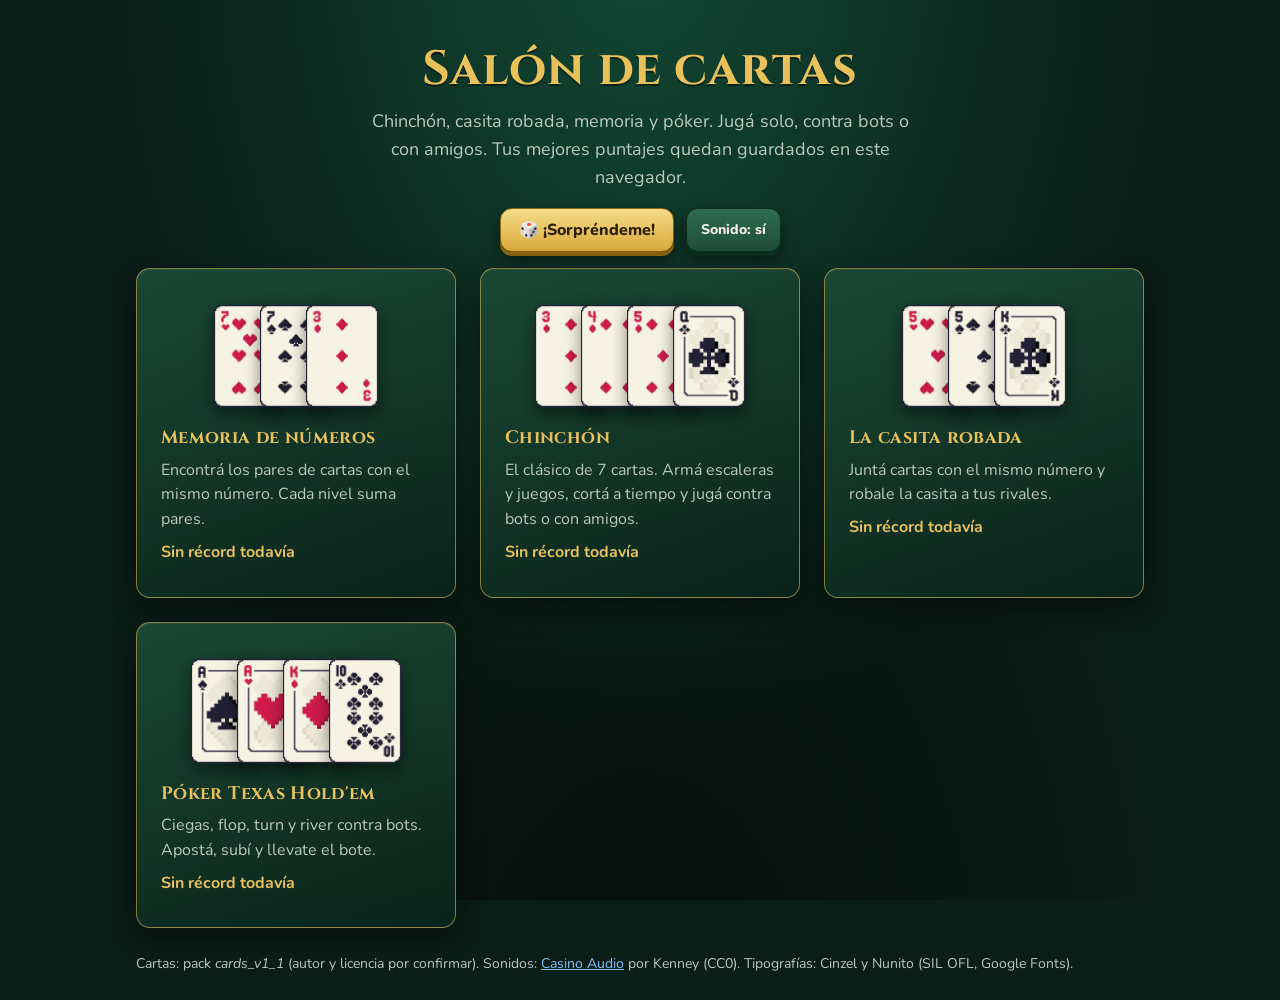
<file: index.html>
<!DOCTYPE html>
<html lang="es">

<head>
  <meta charset="UTF-8">
  <meta name="viewport" content="width=device-width, initial-scale=1.0">
  <title>Salón de cartas</title>
  <link rel="preconnect" href="https://fonts.googleapis.com">
  <link rel="preconnect" href="https://fonts.gstatic.com" crossorigin>
  <link
    href="https://fonts.googleapis.com/css2?family=Cinzel:wght@600;700&family=Nunito:wght@400;600;700;800&display=swap"
    rel="stylesheet">
  <link rel="stylesheet" href="css/arcade.css">
  <style>
    .hero {
      text-align: center;
      padding: var(--e3) 0 var(--e2);
    }

    .hero h1 {
      font-size: clamp(30px, 6vw, 48px);
      margin-bottom: 8px;
    }

    .hero p {
      color: var(--sub);
      max-width: 560px;
      margin: 0 auto var(--e2);
      font-size: 18px;
    }

    .acciones-hub {
      display: flex;
      gap: 12px;
      justify-content: center;
      flex-wrap: wrap;
    }

    .juego-card.destacado {
      outline: 3px solid var(--amarillo);
      outline-offset: 4px;
      transform: translateY(-4px);
    }
  </style>
  <script>const RAIZ = "./";</script>
</head>

<body>
  <canvas id="fx" aria-hidden="true"></canvas>
  <div id="destello" aria-hidden="true"></div>
  <div id="banner" aria-hidden="true"></div>

  <main class="contenedor">
    <header class="hero">
      <h1>Salón de cartas</h1>
      <p>Chinchón, casita robada, memoria y póker. Jugá solo, contra bots o con amigos. Tus mejores puntajes quedan guardados
        en este navegador.</p>
      <div class="acciones-hub">
        <button id="btn-sorpresa" class="btn">🎲 ¡Sorpréndeme!</button>
        <button id="btn-sonido" class="btn secundario chico">Sonido</button>
      </div>
    </header>

    <section class="juegos" id="lista-juegos"></section>

    <footer class="creditos">
      <p>
        Cartas: pack <em>cards_v1_1</em> (autor y licencia por confirmar).
        Sonidos: <a href="https://opengameart.org/content/54-casino-sound-effects-cards-dice-chips" target="_blank" rel="noopener">Casino Audio</a> por Kenney (CC0).
        Tipografías: Cinzel y Nunito (SIL OFL, Google Fonts).
      </p>
    </footer>
  </main>

  <div id="modal" class="modal oculto">
    <div class="caja">
      <h2 id="modal-titulo"></h2>
      <div id="modal-texto"></div>
      <div id="modal-extra"></div>
      <button id="modal-btn" class="btn"></button>
    </div>
  </div>
  <div id="toasts"></div>

  <script src="js/comun.js"></script>
  <script src="js/fx.js"></script>
  <script src="js/cartas.js"></script>
  <script>
    // Cartas que ilustran cada mosaico.
    const JUEGOS = [
      {
        id: "memoria", titulo: "Memoria de números", texto: "Encontrá los pares de cartas con el mismo número. Cada nivel suma pares.",
        abanico: [["corazones", "7"], ["picas", "7"], ["diamantes", "3"]]
      },
      {
        id: "chinchon", titulo: "Chinchón", texto: "El clásico de 7 cartas. Armá escaleras y juegos, cortá a tiempo y jugá contra bots o con amigos.",
        abanico: [["diamantes", "3"], ["diamantes", "4"], ["diamantes", "5"], ["treboles", "Q"]]
      },
      {
        id: "casita", titulo: "La casita robada", texto: "Juntá cartas con el mismo número y robale la casita a tus rivales.",
        abanico: [["corazones", "5"], ["picas", "5"], ["treboles", "K"]]
      },
      {
        id: "poker", titulo: "Póker Texas Hold'em", texto: "Ciegas, flop, turn y river contra bots. Apostá, subí y llevate el bote.",
        abanico: [["picas", "A"], ["corazones", "A"], ["diamantes", "K"], ["treboles", "10"]]
      },
    ];

    const mejores = (id) => {
      const t = Ranking.top(id)[0];
      return t ? `Récord: ${t.puntos} · ${t.nombre}` : "Sin récord todavía";
    };

    function renderJuegos() {
      const lista = $("lista-juegos");
      lista.innerHTML = JUEGOS.map((j) => `
        <a class="panel juego-card" href="juegos/${j.id}/index.html" data-id="${j.id}">
          <div class="fan" data-juego="${j.id}"></div>
          <h2>${j.titulo}</h2>
          <p>${j.texto}</p>
          <p class="record">${mejores(j.id)}</p>
        </a>`).join("");
      JUEGOS.forEach((j) => {
        const fan = document.querySelector(`.fan[data-juego="${j.id}"]`);
        j.abanico.forEach(([palo, rango]) => fan.appendChild(crearImagenCarta(palo, rango)));
      });
    }

    function actualizarBotones() {
      $("btn-sonido").textContent = Sonidos.efectos ? "Sonido: sí" : "Sonido: no";
    }

    // ¡Sorpréndeme!: recorre los juegos y se detiene en uno al azar.
    $("btn-sorpresa").onclick = () => {
      const cards = [...document.querySelectorAll(".juego-card")];
      const elegido = Math.floor(Math.random() * cards.length);
      let paso = 0;
      const total = cards.length * 3 + elegido;
      const timer = setInterval(() => {
        cards.forEach((c) => c.classList.remove("destacado"));
        cards[paso % cards.length].classList.add("destacado");
        Sonidos.reproducir("card-slide-" + (1 + (paso % 8)));
        paso++;
        if (paso > total) {
          clearInterval(timer);
          Fx.banner("¡A jugar!");
          setTimeout(() => (location.href = cards[elegido].href), 700);
        }
      }, 110);
    };

    $("btn-sonido").onclick = () => {
      Sonidos.iniciar();
      Sonidos.alternar();
      actualizarBotones();
    };

    document.addEventListener("pointerdown", () => {
      Sonidos.iniciar();
      Sonidos.precargar(["card-slide-1", "card-slide-2", "card-slide-3", "card-slide-4", "card-slide-5", "card-slide-6", "card-slide-7", "card-slide-8", "card-place-1", "card-place-2", "card-shove-1", "card-shove-2", "chip-lay-1", "chip-lay-2", "chips-stack-1", "card-shuffle"]);
    }, { once: true });

    renderJuegos();
    actualizarBotones();
  </script>
</body>

</html>
</file>
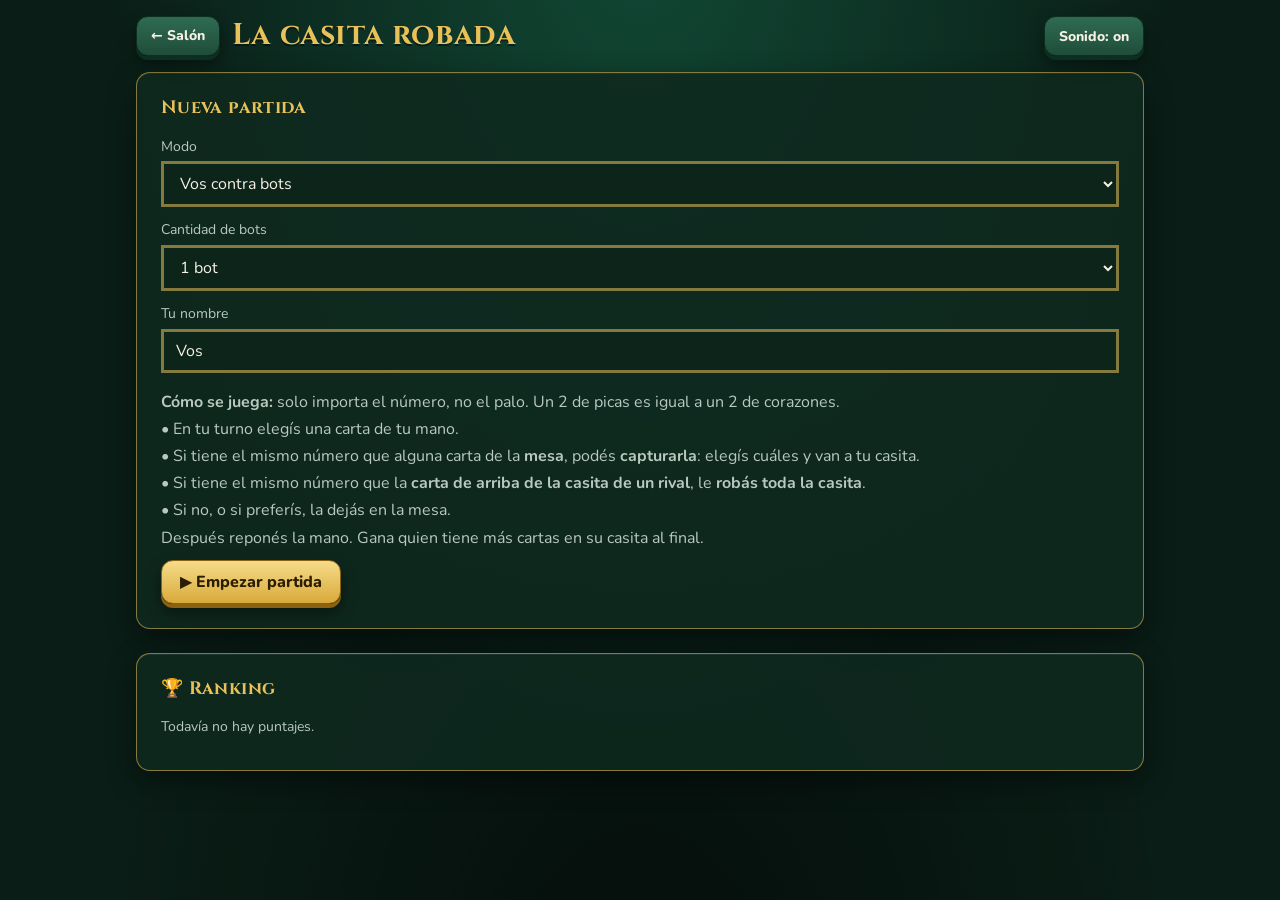
<file: juegos/casita/index.html>
<!DOCTYPE html>
<html lang="es">
<head>
  <meta charset="UTF-8">
  <meta name="viewport" content="width=device-width, initial-scale=1.0">
  <title>La casita robada · Salón de cartas</title>
  <link rel="preconnect" href="https://fonts.googleapis.com">
  <link rel="preconnect" href="https://fonts.gstatic.com" crossorigin>
  <link href="https://fonts.googleapis.com/css2?family=Cinzel:wght@600;700&family=Nunito:wght@400;600;700;800&display=swap" rel="stylesheet">
  <link rel="stylesheet" href="../../css/arcade.css">
  <style>
    .titulo-zona { color: #fff; font-size: 12px; margin: 16px 0 8px; }
    .aviso { text-align: center; color: var(--amarillo); min-height: 3.2em; margin: 8px 0; }

    /* Rivales y casitas */
    .rivales { display: grid; grid-template-columns: repeat(auto-fit, minmax(200px, 1fr)); gap: 12px; }
    .rival { background: rgba(7, 7, 15, .45); border: 3px solid var(--borde); padding: 12px; text-align: center; position: relative; }
    .rival.turno { border-color: var(--amarillo); }
    .rival.robable { border-color: var(--verde); cursor: pointer; animation: latido 0.9s ease-in-out infinite; background: rgba(94, 224, 122, .15); }
    @keyframes latido { 50% { box-shadow: 0 0 0 6px rgba(94, 224, 122, .5); } }
    .rival .nombre { font-family: var(--fuente-titulo); font-size: 10px; margin-bottom: 8px; }
    .rival .abanico { --carta-w: 72px; --carta-h: 103px; --solape: .72; padding: 8px 0 0; }
    .etiqueta-robo { margin-top: 8px; font-family: var(--fuente-titulo); font-size: 10px; color: var(--verde); }

    .casita-zona { display: flex; align-items: center; justify-content: center; gap: 16px; min-height: 130px; }
    .casita-zona .img-carta { --carta-w: 72px; width: 72px; }
    .casita-vacia { width: 72px; height: 103px; border: 3px dashed rgba(255, 255, 255, .4); display: grid; place-items: center; font-size: 12px; color: #d6e9dc; text-align: center; padding: 4px; }
    .cuenta { font-family: var(--fuente-titulo); font-size: 14px; color: var(--amarillo); text-align: left; }
    .cuenta small { display: block; font-family: var(--fuente-texto); font-size: 14px; color: #d6e9dc; margin-top: 4px; }

    /* Mesa */
    .mesa { display: flex; gap: 12px; justify-content: center; flex-wrap: wrap; min-height: calc(var(--carta-h) + 24px); align-items: center; padding: 8px; border: 3px dashed rgba(255, 255, 255, .35); }
    .mesa-vacia { color: #d6e9dc; }
    .carta-mesa { background: none; border: 0; padding: 0; cursor: default; font: inherit; transition: transform .12s; }
    .carta-mesa.coincide { cursor: pointer; outline: 3px solid var(--verde); outline-offset: 3px; }
    .carta-mesa.elegida { transform: translateY(-10px); outline: 4px solid var(--amarillo); outline-offset: 3px; }
    .carta-mesa:focus-visible { outline: 3px solid var(--azul); outline-offset: 3px; }

    /* Mano */
    .mano { display: flex; gap: 16px; justify-content: center; flex-wrap: wrap; margin: 8px 0; }
    .carta-mano { text-align: center; cursor: pointer; background: none; border: 0; padding: 0; font: inherit; color: inherit; }
    .carta-mano .img-carta { transition: transform .12s; }
    .carta-mano:hover:not(:disabled) .img-carta, .carta-mano:focus-visible .img-carta { transform: translateY(-8px); }
    .carta-mano.seleccionada .img-carta { transform: translateY(-14px); outline: 4px solid var(--amarillo); outline-offset: 3px; }
    .carta-mano:focus-visible { outline: 3px solid var(--azul); outline-offset: 4px; }
    .carta-mano:disabled { cursor: default; opacity: .65; }
    .carta-mano small { display: block; font-size: var(--t-chico); color: var(--amarillo); margin-top: 10px; min-height: 1.5em; max-width: var(--carta-w); margin-inline: auto; }

    .acciones { display: flex; gap: 8px; flex-wrap: wrap; justify-content: center; margin-top: 8px; }
    .zona-propia { display: grid; grid-template-columns: auto 1fr; gap: 24px; align-items: center; }
    @media (max-width: 720px) { .zona-propia { grid-template-columns: 1fr; } }

    .registro { list-style: none; margin: 0; padding: 0; font-size: var(--t-chico); color: #fff; }
    .registro li { padding: 4px 0; border-bottom: 1px dashed rgba(255, 255, 255, .25); }
    .registro li:first-child { color: var(--amarillo); }

    .cortina { position: fixed; inset: 0; background: rgba(7, 7, 15, .94); display: grid; place-items: center; z-index: 45; padding: var(--e2); }
    .cortina .caja { background: var(--panel); border: 4px solid var(--borde); padding: var(--e3); text-align: center; max-width: 380px; }
    .setup label { display: block; margin: 12px 0 4px; color: var(--sub); font-size: var(--t-chico); }
    .setup select, .setup input { font-family: var(--fuente-texto); font-size: var(--t-base); padding: 8px 12px; background: var(--panel-oscuro); color: var(--texto); border: 3px solid var(--borde); width: 100%; min-height: 44px; }
    .reglas { color: var(--sub); line-height: 1.7; }
  </style>
  <script>const RAIZ = "../../";</script>
</head>
<body>
  <canvas id="fx" aria-hidden="true"></canvas>
  <div id="destello" aria-hidden="true"></div>
  <div id="banner" aria-hidden="true"></div>

  <main class="contenedor">
    <div class="barra-top">
      <a class="btn secundario chico" href="../../index.html">← Salón</a>
      <h1>La casita robada</h1>
      <button id="btn-sonido" class="btn secundario chico">Sonido</button>
    </div>

    <section id="setup" class="panel setup">
      <h2>Nueva partida</h2>
      <label for="modo">Modo</label>
      <select id="modo">
        <option value="bots">Vos contra bots</option>
        <option value="amigos">Con amigos (pasan el celular)</option>
      </select>

      <div id="cfg-bots">
        <label for="cant-bots">Cantidad de bots</label>
        <select id="cant-bots">
          <option value="1" selected>1 bot</option>
          <option value="2">2 bots</option>
          <option value="3">3 bots</option>
        </select>
        <label for="nombre-humano">Tu nombre</label>
        <input id="nombre-humano" maxlength="10" value="Vos" autocomplete="off">
      </div>

      <div id="cfg-amigos" class="oculto">
        <label for="cant-amigos">Cantidad de jugadores</label>
        <select id="cant-amigos">
          <option value="2" selected>2 jugadores</option>
          <option value="3">3 jugadores</option>
          <option value="4">4 jugadores</option>
        </select>
        <div id="nombres-amigos"></div>
      </div>

      <p class="reglas" style="margin-top:16px">
        <strong>Cómo se juega:</strong> solo importa el número, no el palo. Un 2 de picas es igual a un 2 de corazones.
        <br>• En tu turno elegís una carta de tu mano.
        <br>• Si tiene el mismo número que alguna carta de la <strong>mesa</strong>, podés <strong>capturarla</strong>: elegís cuáles y van a tu casita.
        <br>• Si tiene el mismo número que la <strong>carta de arriba de la casita de un rival</strong>, le <strong>robás toda la casita</strong>.
        <br>• Si no, o si preferís, la dejás en la mesa.
        <br>Después reponés la mano. Gana quien tiene más cartas en su casita al final.
      </p>
      <button id="btn-empezar" class="btn">▶ Empezar partida</button>
    </section>

    <section id="juego" class="oculto">
      <div class="stats-pixel">
        <div class="stat"><small>Mazo</small><strong id="s-mazo">0</strong></div>
        <div class="stat"><small>Turno</small><strong id="s-turno">-</strong></div>
      </div>

      <div class="tapete">
        <h2 class="titulo-zona">Casitas de los rivales</h2>
        <div id="rivales" class="rivales"></div>

        <h2 class="titulo-zona">Mesa (elegí las cartas a capturar)</h2>
        <div id="mesa" class="mesa"></div>

        <p id="aviso" class="aviso"></p>

        <div class="zona-propia">
          <div>
            <h2 class="titulo-zona" style="margin-top:0">Tu casita</h2>
            <div id="mi-casita" class="casita-zona"></div>
          </div>
          <div>
            <h2 class="titulo-zona" style="margin-top:0">Tu mano</h2>
            <div id="mano" class="mano"></div>
          </div>
        </div>

        <div class="acciones">
          <button id="btn-capturar" class="btn chico">Capturar de la mesa</button>
          <button id="btn-dejar" class="btn secundario chico">Dejar en la mesa</button>
        </div>
      </div>

      <section class="panel">
        <h2>Últimas jugadas</h2>
        <ul id="registro" class="registro"></ul>
      </section>

      <div style="text-align:center">
        <button id="btn-abandonar" class="btn peligro chico">Abandonar</button>
      </div>
    </section>

    <section class="panel" style="margin-top:24px">
      <h2>🏆 Ranking</h2>
      <div id="ranking"></div>
    </section>
  </main>

  <div id="cortina" class="cortina oculto">
    <div class="caja">
      <h2 id="cortina-titulo"></h2>
      <p id="cortina-texto" style="margin:12px 0"></p>
      <button id="btn-revelar" class="btn">Ver mi mano</button>
    </div>
  </div>

  <div id="modal" class="modal oculto"><div class="caja">
    <h2 id="modal-titulo"></h2><div id="modal-texto"></div><div id="modal-extra"></div>
    <button id="modal-btn" class="btn"></button>
  </div></div>
  <div id="toasts"></div>

  <script src="../../js/comun.js"></script>
  <script src="../../js/fx.js"></script>
  <script src="../../js/cartas.js"></script>
  <script src="casita.js"></script>
</body>
</html>
</file>
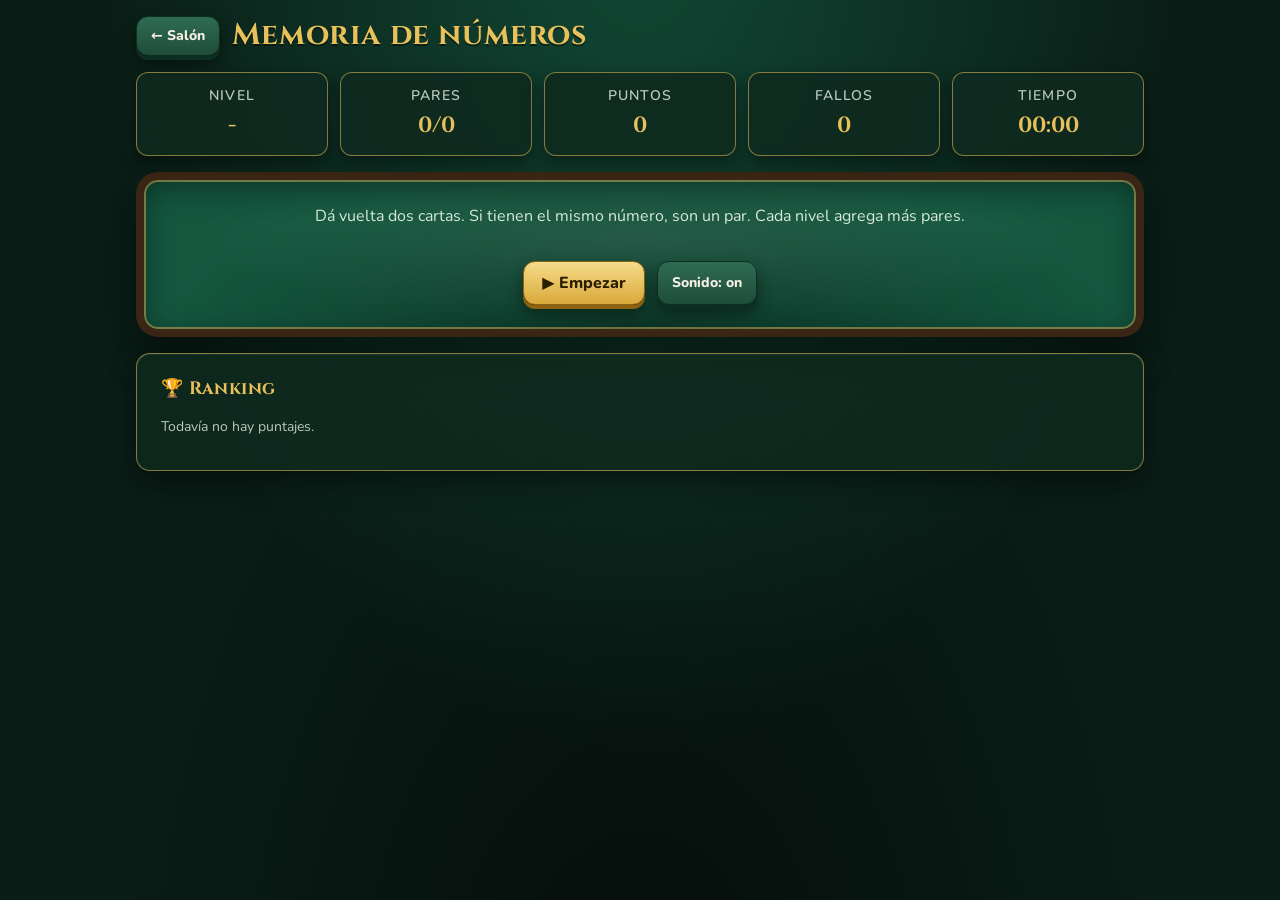
<file: juegos/memoria/index.html>
<!DOCTYPE html>
<html lang="es">
<head>
  <meta charset="UTF-8">
  <meta name="viewport" content="width=device-width, initial-scale=1.0">
  <title>Memoria de números · Salón de cartas</title>
  <link rel="preconnect" href="https://fonts.googleapis.com">
  <link rel="preconnect" href="https://fonts.gstatic.com" crossorigin>
  <link href="https://fonts.googleapis.com/css2?family=Cinzel:wght@600;700&family=Nunito:wght@400;600;700;800&display=swap" rel="stylesheet">
  <link rel="stylesheet" href="../../css/arcade.css">
  <style>
    .tablero-mem { display: grid; gap: 12px; justify-content: center; margin: var(--e2) auto; }
    .carta { perspective: 700px; cursor: pointer; width: var(--carta-w); height: var(--carta-h); }
    .carta-in { position: relative; width: 100%; height: 100%; transition: transform .45s; transform-style: preserve-3d; }
    .carta.volteada .carta-in, .carta.emparejada .carta-in { transform: rotateY(180deg); }
    .cara { position: absolute; inset: 0; backface-visibility: hidden; -webkit-backface-visibility: hidden; }
    .cara.frente { transform: rotateY(180deg); }
    .cara .img-carta { width: 100%; height: 100%; }
    .carta.emparejada { opacity: .6; }
    .carta.emparejada .img-carta { filter: drop-shadow(0 0 6px var(--verde)); }
    .carta:hover .carta-in { filter: brightness(1.12); }
    .carta:focus-visible { outline: 3px solid var(--azul); outline-offset: 2px; }
    .controles { display: flex; gap: 12px; flex-wrap: wrap; justify-content: center; margin-top: var(--e2); }
    .ayuda { text-align: center; color: #d6e9dc; }
  </style>
  <script>const RAIZ = "../../";</script>
</head>
<body>
  <canvas id="fx" aria-hidden="true"></canvas>
  <div id="destello" aria-hidden="true"></div>
  <div id="banner" aria-hidden="true"></div>

  <main class="contenedor">
    <div class="barra-top">
      <a class="btn secundario chico" href="../../index.html">← Salón</a>
      <h1>Memoria de números</h1>
    </div>

    <div class="stats-pixel">
      <div class="stat"><small>Nivel</small><strong id="s-nivel">-</strong></div>
      <div class="stat"><small>Pares</small><strong id="s-pares">0/0</strong></div>
      <div class="stat"><small>Puntos</small><strong id="s-puntos">0</strong></div>
      <div class="stat"><small>Fallos</small><strong id="s-fallos">0</strong></div>
      <div class="stat"><small>Tiempo</small><strong id="s-tiempo">00:00</strong></div>
    </div>

    <section class="tapete">
      <p class="ayuda">Dá vuelta dos cartas. Si tienen el mismo número, son un par. Cada nivel agrega más pares.</p>
      <div id="tablero" class="tablero-mem"></div>
      <div class="controles">
        <button id="btn-empezar" class="btn">▶ Empezar</button>
        <button id="btn-terminar" class="btn peligro chico oculto">Terminar y guardar</button>
        <button id="btn-sonido" class="btn secundario chico">Sonido</button>
      </div>
    </section>

    <section class="panel">
      <h2>🏆 Ranking</h2>
      <div id="ranking"></div>
    </section>
  </main>

  <div id="modal" class="modal oculto"><div class="caja">
    <h2 id="modal-titulo"></h2><div id="modal-texto"></div><div id="modal-extra"></div>
    <button id="modal-btn" class="btn"></button>
  </div></div>
  <div id="toasts"></div>

  <script src="../../js/comun.js"></script>
  <script src="../../js/fx.js"></script>
  <script src="../../js/cartas.js"></script>
  <script src="memoria.js"></script>
</body>
</html>
</file>
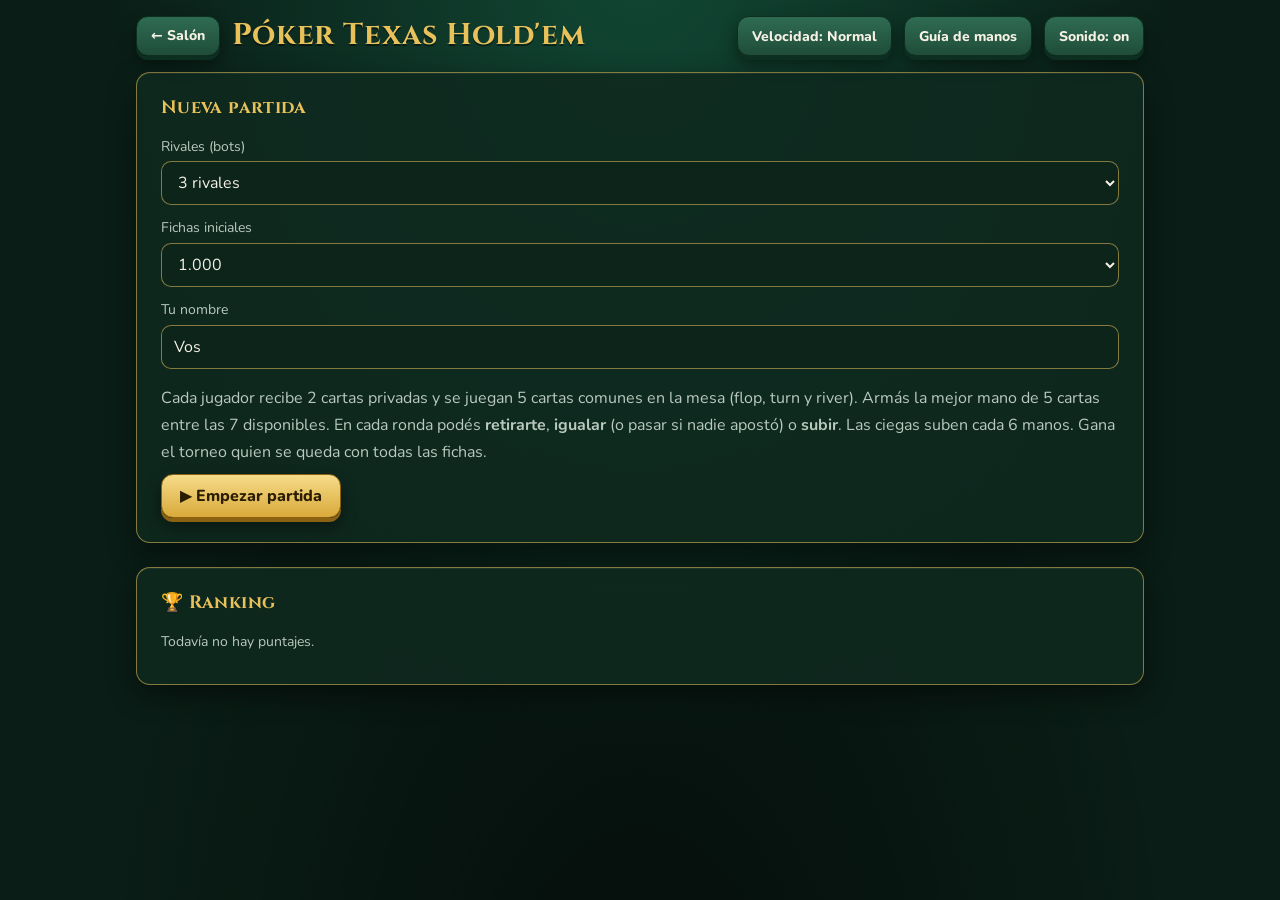
<file: juegos/poker/index.html>
<!DOCTYPE html>
<html lang="es">
<head>
  <meta charset="UTF-8">
  <meta name="viewport" content="width=device-width, initial-scale=1.0">
  <title>Póker · Salón de cartas</title>
  <link rel="preconnect" href="https://fonts.googleapis.com">
  <link rel="preconnect" href="https://fonts.gstatic.com" crossorigin>
  <link href="https://fonts.googleapis.com/css2?family=Cinzel:wght@600;700&family=Nunito:wght@400;600;700;800&display=swap" rel="stylesheet">
  <link rel="stylesheet" href="../../css/arcade.css">
  <style>
    .setup label { display: block; margin: 12px 0 4px; color: var(--sub); font-size: var(--t-chico); }
    .setup select, .setup input { font-family: var(--fuente-texto); font-size: var(--t-base); padding: 8px 12px; background: var(--panel-oscuro); color: var(--texto); border: 1px solid var(--borde); border-radius: 10px; width: 100%; min-height: 44px; }
    .reglas { color: var(--sub); line-height: 1.7; }

    .rivales { display: flex; gap: 12px; justify-content: center; flex-wrap: wrap; }
    .asiento { background: rgba(5, 20, 14, .55); border: 2px solid rgba(232, 193, 90, .35); border-radius: 14px; padding: 10px 12px; text-align: center; min-width: 150px; position: relative; transition: border-color .2s, box-shadow .2s, opacity .2s; }
    .asiento.turno { border-color: var(--amarillo); box-shadow: 0 0 0 4px rgba(232, 193, 90, .35); }
    .asiento.plegado { opacity: .45; }
    .asiento.ganador { border-color: var(--verde); box-shadow: 0 0 0 4px rgba(94, 224, 122, .4); }
    .asiento.fuera { opacity: .25; }
    .asiento .nombre { font-family: var(--fuente-titulo); font-weight: 700; font-size: 14px; }
    .asiento .fichas { color: var(--amarillo); font-weight: 800; }
    .asiento .estado { font-size: 13px; color: var(--sub); min-height: 1.4em; }
    .asiento .cartas { display: flex; justify-content: center; margin: 6px 0; }
    .asiento .cartas .img-carta { --carta-w: 54px; width: 54px; margin-left: -14px; }
    .asiento .cartas .img-carta:first-child { margin-left: 0; }
    .boton-d { display: inline-block; background: #fff; color: #111; border-radius: 50%; width: 22px; height: 22px; line-height: 22px; font-size: 12px; font-weight: 800; margin-left: 4px; }

    .centro { display: flex; flex-direction: column; align-items: center; gap: 10px; margin: 18px 0; }
    .comunes { display: flex; gap: 10px; justify-content: center; flex-wrap: wrap; }
    .comunes .img-carta, .hueco { --carta-w: clamp(56px, 11vw, 92px); width: var(--carta-w); }
    .hueco { height: calc(var(--carta-w) * 420 / 295); border: 2px dashed rgba(255, 255, 255, .28); border-radius: 8px; }
    .bote { font-family: var(--fuente-titulo); font-weight: 700; font-size: 20px; color: var(--amarillo); text-shadow: 0 2px 0 rgba(0, 0, 0, .4); }
    .aviso { text-align: center; color: var(--amarillo); min-height: 3em; margin: 6px 0; font-weight: 700; }

    .mi-asiento { text-align: center; }
    .mi-asiento .cartas { display: flex; justify-content: center; gap: 10px; margin: 8px 0; }
    .mi-asiento .cartas .img-carta { --carta-w: clamp(72px, 14vw, 112px); width: var(--carta-w); }
    .mi-asiento .datos { display: flex; gap: 16px; justify-content: center; flex-wrap: wrap; font-weight: 800; }
    .mi-asiento .jugada { color: var(--verde); font-weight: 800; min-height: 1.5em; }
    .mi-asiento.turno .cartas { filter: drop-shadow(0 0 14px rgba(232, 193, 90, .8)); }

    .acciones { display: flex; gap: 10px; flex-wrap: wrap; justify-content: center; align-items: center; margin-top: 12px; }
    .subir { display: flex; gap: 8px; flex-wrap: wrap; align-items: center; justify-content: center; margin-top: 10px; padding: 12px; background: rgba(5, 20, 14, .45); border-radius: 12px; }
    .subir input[type="range"] { width: min(260px, 60vw); accent-color: var(--amarillo); }
    .subir output { font-family: var(--fuente-titulo); font-weight: 700; color: var(--amarillo); min-width: 5ch; text-align: center; }

    .registro { list-style: none; margin: 0; padding: 0; font-size: var(--t-chico); }
    .registro li { padding: 4px 0; border-bottom: 1px dashed rgba(255, 255, 255, .15); }
    .registro li:first-child { color: var(--amarillo); }

    .showdown { display: grid; gap: 10px; }
    .showdown .fila { display: flex; align-items: center; gap: 10px; flex-wrap: wrap; padding: 8px; border-radius: 10px; background: rgba(0, 0, 0, .25); }
    .showdown .fila.gana { outline: 2px solid var(--verde); }
    .showdown .fila .img-carta { --carta-w: 44px; width: 44px; margin-left: -10px; }
    .showdown .fila .img-carta:first-child { margin-left: 0; }
    .guia { margin: 0; padding-left: 1.2em; line-height: 1.8; }
  </style>
  <script>const RAIZ = "../../";</script>
</head>
<body>
  <canvas id="fx" aria-hidden="true"></canvas>
  <div id="destello" aria-hidden="true"></div>
  <div id="banner" aria-hidden="true"></div>

  <main class="contenedor">
    <div class="barra-top">
      <a class="btn secundario chico" href="../../index.html">← Salón</a>
      <h1>Póker Texas Hold'em</h1>
      <button id="btn-velocidad" class="btn secundario chico">Velocidad</button>
      <button id="btn-guia" class="btn secundario chico">Guía de manos</button>
      <button id="btn-sonido" class="btn secundario chico">Sonido</button>
    </div>

    <section id="setup" class="panel setup">
      <h2>Nueva partida</h2>
      <label for="cant-bots">Rivales (bots)</label>
      <select id="cant-bots">
        <option value="1">1 rival (mano a mano)</option>
        <option value="2">2 rivales</option>
        <option value="3" selected>3 rivales</option>
        <option value="4">4 rivales</option>
      </select>
      <label for="fichas">Fichas iniciales</label>
      <select id="fichas">
        <option value="1000" selected>1.000</option>
        <option value="2000">2.000</option>
        <option value="500">500 (partida rápida)</option>
      </select>
      <label for="nombre">Tu nombre</label>
      <input id="nombre" maxlength="10" value="Vos" autocomplete="off">

      <p class="reglas" style="margin-top:16px">
        Cada jugador recibe 2 cartas privadas y se juegan 5 cartas comunes en la mesa (flop, turn y river).
        Armás la mejor mano de 5 cartas entre las 7 disponibles. En cada ronda podés <strong>retirarte</strong>,
        <strong>igualar</strong> (o pasar si nadie apostó) o <strong>subir</strong>. Las ciegas suben cada 6 manos.
        Gana el torneo quien se queda con todas las fichas.
      </p>
      <button id="btn-empezar" class="btn">▶ Empezar partida</button>
    </section>

    <section id="juego" class="oculto">
      <div class="stats-pixel">
        <div class="stat"><small>Mano</small><strong id="s-mano">1</strong></div>
        <div class="stat"><small>Ronda</small><strong id="s-fase">-</strong></div>
        <div class="stat"><small>Ciegas</small><strong id="s-ciegas">10/20</strong></div>
      </div>

      <div class="tapete">
        <div id="rivales" class="rivales"></div>

        <div class="centro">
          <div id="bote" class="bote">Bote: 0</div>
          <div id="comunes" class="comunes"></div>
        </div>

        <p id="aviso" class="aviso"></p>

        <div id="mi-asiento" class="mi-asiento">
          <div class="datos"><span id="mi-nombre"></span><span id="mis-fichas"></span><span id="mi-apuesta"></span></div>
          <div id="mis-cartas" class="cartas"></div>
          <div id="mi-jugada" class="jugada"></div>
        </div>

        <div class="acciones">
          <button id="btn-plegar" class="btn peligro">Retirarme</button>
          <button id="btn-igualar" class="btn">Pasar</button>
        </div>
        <div class="subir">
          <button class="btn secundario chico" data-rapido="min">Mínimo</button>
          <button class="btn secundario chico" data-rapido="medio">½ bote</button>
          <button class="btn secundario chico" data-rapido="bote">Bote</button>
          <button class="btn secundario chico" data-rapido="todo">All-in</button>
          <input id="monto" type="range" min="0" max="0" step="5" value="0" aria-label="Monto a apostar">
          <output id="monto-salida">0</output>
          <button id="btn-subir" class="btn">Apostar</button>
        </div>
      </div>

      <section class="panel">
        <h2>Últimas jugadas</h2>
        <ul id="registro" class="registro"></ul>
      </section>

      <div style="text-align:center">
        <button id="btn-abandonar" class="btn peligro chico">Abandonar</button>
      </div>
    </section>

    <section class="panel" style="margin-top:24px">
      <h2>🏆 Ranking</h2>
      <div id="ranking"></div>
    </section>
  </main>

  <div id="modal" class="modal oculto"><div class="caja">
    <h2 id="modal-titulo"></h2><div id="modal-texto"></div><div id="modal-extra"></div>
    <button id="modal-btn" class="btn"></button>
  </div></div>
  <div id="toasts"></div>

  <script src="../../js/comun.js"></script>
  <script src="../../js/fx.js"></script>
  <script src="../../js/cartas.js"></script>
  <script src="poker.js"></script>
</body>
</html>
</file>
<file: css/arcade.css>
/* Estilo "mesa de casino" compartido por el arcade de cartas.
   Tokens: color, tipografía, espaciado (múltiplos de 8) y tamaño de cartas fluido. */
:root {
  /* Color */
  --fondo: #0a1d16;
  --panel: rgba(15, 42, 31, .88);
  --panel-oscuro: #0c241a;
  --panel-claro: #1c4a37;
  --borde: rgba(232, 193, 90, .55);
  --sombra: rgba(0, 0, 0, .45);
  --amarillo: #e8c15a;   /* oro */
  --verde: #5ee07a;
  --rojo: #ff6b6b;
  --azul: #7cc4ff;
  --texto: #f6f1e4;
  --sub: #b9c9bf;
  --tapete: #14573f;
  --tapete-oscuro: #0e4230;

  /* Tipografía: títulos con serif elegante, texto corrido con sans redondeada */
  --fuente-titulo: "Cinzel", Georgia, serif;
  --fuente-texto: "Nunito", system-ui, -apple-system, "Segoe UI", sans-serif;
  --t-chico: 14px;
  --t-base: 16px;
  --t-medio: 20px;
  --t-titulo: 30px;

  /* Espaciado */
  --e1: 8px;
  --e2: 16px;
  --e3: 24px;

  /* Cartas: tamaño fluido, proporción fija 295 x 420 (pack cards_v1_1) */
  --carta-w: clamp(72px, 12vw, 120px);
  --carta-h: calc(var(--carta-w) * 420 / 295);
  --solape: .45; /* fracción del ancho que se superpone en el abanico */
  --radio: 14px;
}

* { box-sizing: border-box; }
html, body { margin: 0; min-height: 100%; }

body {
  background-color: var(--fondo);
  background-image:
    radial-gradient(ellipse at 50% -10%, rgba(20, 87, 63, .75) 0%, transparent 60%),
    radial-gradient(ellipse at 50% 120%, rgba(0, 0, 0, .55) 0%, transparent 60%);
  background-attachment: fixed;
  color: var(--texto);
  font-family: var(--fuente-texto);
  font-size: var(--t-base);
  line-height: 1.55;
  overflow-x: hidden;
}

h1, h2, h3 { font-family: var(--fuente-titulo); font-weight: 700; margin: 0 0 var(--e2); line-height: 1.25; letter-spacing: .02em; }
h1 { font-size: var(--t-titulo); color: var(--amarillo); text-shadow: 0 2px 0 rgba(0, 0, 0, .45); }
h2 { font-size: 18px; color: var(--amarillo); }
p { margin: 0 0 var(--e1); }
.pixel-chico { font-size: var(--t-chico); color: var(--sub); }

.contenedor { max-width: 1040px; margin: 0 auto; padding: var(--e2); position: relative; z-index: 1; }

.panel {
  background: var(--panel);
  border: 1px solid var(--borde);
  border-radius: var(--radio);
  box-shadow: 0 10px 28px var(--sombra), inset 0 1px 0 rgba(255, 255, 255, .06);
  padding: var(--e3);
  margin-bottom: var(--e2);
}

/* Botones */
.btn {
  font-family: var(--fuente-texto);
  font-weight: 800;
  font-size: var(--t-base);
  color: #2a1d00;
  background: linear-gradient(180deg, #f6dc8a, #d9a93a);
  border: 1px solid #8a6212;
  border-radius: 12px;
  box-shadow: 0 4px 0 #8a6212, 0 8px 16px var(--sombra);
  padding: 10px 18px;
  min-height: 44px;
  cursor: pointer;
  text-decoration: none;
  display: inline-flex;
  align-items: center;
  justify-content: center;
  gap: 8px;
  transition: transform .08s, box-shadow .08s, filter .15s;
}
.btn:hover:not(:disabled) { filter: brightness(1.07); }
.btn:active:not(:disabled) { transform: translateY(3px); box-shadow: 0 1px 0 #8a6212, 0 4px 8px var(--sombra); }
.btn:focus-visible { outline: 3px solid var(--azul); outline-offset: 2px; }
.btn:disabled { opacity: .45; cursor: not-allowed; }
.btn.secundario { background: linear-gradient(180deg, #2f6b53, #1f4d3a); color: var(--texto); border-color: #0d2f22; box-shadow: 0 4px 0 #0d2f22, 0 8px 16px var(--sombra); }
.btn.peligro { background: linear-gradient(180deg, #ff8a8a, #d94c4c); color: #2a0707; border-color: #7d1f1f; box-shadow: 0 4px 0 #7d1f1f, 0 8px 16px var(--sombra); }
.btn.chico { font-size: 14px; padding: 6px 14px; min-height: 40px; }

.barra-top { display: flex; align-items: center; gap: 12px; flex-wrap: wrap; margin-bottom: var(--e2); }
.barra-top h1 { margin: 0 auto 0 0; }

.stats-pixel { display: grid; grid-template-columns: repeat(auto-fit, minmax(120px, 1fr)); gap: 12px; margin-bottom: var(--e2); }
.stat { background: var(--panel); border: 1px solid var(--borde); border-radius: 12px; padding: 12px; text-align: center; box-shadow: 0 6px 16px var(--sombra); }
.stat small { display: block; color: var(--sub); font-size: var(--t-chico); font-weight: 600; margin-bottom: 2px; text-transform: uppercase; letter-spacing: .08em; }
.stat strong { font-family: var(--fuente-titulo); font-size: 22px; color: var(--amarillo); }

.tabla-ranking { width: 100%; border-collapse: collapse; font-size: var(--t-base); }
.tabla-ranking th, .tabla-ranking td { padding: 10px 8px; border-bottom: 1px solid rgba(255, 255, 255, .12); text-align: left; }
.tabla-ranking th { color: var(--amarillo); font-weight: 700; font-size: var(--t-chico); text-transform: uppercase; letter-spacing: .06em; }

.oculto { display: none !important; }

/* Mosaicos de juego del hub */
.juegos { display: grid; grid-template-columns: repeat(auto-fit, minmax(280px, 1fr)); gap: var(--e3); }
.juego-card {
  display: block;
  text-decoration: none;
  color: inherit;
  margin-bottom: 0;
  background: linear-gradient(160deg, rgba(28, 74, 55, .95), rgba(10, 36, 26, .95));
  transition: transform .15s, box-shadow .15s, border-color .15s;
}
.juego-card:hover, .juego-card:focus-visible { transform: translateY(-4px); border-color: var(--amarillo); box-shadow: 0 16px 34px var(--sombra); outline: none; }
.juego-card h2 { margin-bottom: 8px; }
.juego-card p { margin-bottom: 8px; color: var(--sub); }
.juego-card .fan { display: flex; justify-content: center; padding: 12px 0 20px; min-height: 130px; }
.juego-card .fan .img-carta { --carta-w: 72px; width: 72px; margin-left: -26px; filter: drop-shadow(0 6px 8px rgba(0, 0, 0, .45)); transition: transform .2s; }
.juego-card .fan .img-carta:first-child { margin-left: 0; }
.juego-card:hover .fan .img-carta:nth-child(odd) { transform: translateY(-6px) rotate(-3deg); }
.juego-card:hover .fan .img-carta:nth-child(even) { transform: translateY(-2px) rotate(3deg); }
.record { color: var(--amarillo) !important; font-weight: 700; }

/* Modal */
.modal { position: fixed; inset: 0; background: rgba(2, 10, 7, .72); backdrop-filter: blur(4px); display: grid; place-items: center; padding: var(--e2); z-index: 50; }
.modal .caja {
  background: linear-gradient(180deg, #17402f, #0d281d);
  border: 1px solid var(--borde);
  border-radius: 18px;
  box-shadow: 0 24px 60px rgba(0, 0, 0, .6);
  padding: var(--e3);
  max-width: 480px;
  width: 100%;
  display: grid;
  gap: 12px;
}
.modal h2 { margin: 0; color: var(--amarillo); }
.modal p { color: var(--texto); line-height: 1.6; }
.modal input {
  font-family: var(--fuente-texto);
  font-size: var(--t-medio);
  font-weight: 700;
  color: var(--texto);
  background: var(--panel-oscuro);
  border: 1px solid var(--borde);
  border-radius: 10px;
  padding: 10px 14px;
  text-transform: uppercase;
}

/* Cartas */
.img-carta {
  width: var(--carta-w);
  height: auto;
  display: block;
  user-select: none;
  filter: drop-shadow(0 4px 6px rgba(0, 0, 0, .4));
}

/* Abanico: las cartas se solapan y la elegida sube */
.abanico { display: flex; justify-content: center; padding: 16px 8px 8px; max-width: 100%; overflow-x: auto; }
.abanico > * { flex: 0 0 auto; margin-left: calc(var(--carta-w) * var(--solape) * -1); transition: transform .12s; }
.abanico > *:first-child { margin-left: 0; }
.abanico > *:hover { transform: translateY(-8px); z-index: 2; }
.abanico > .seleccionada { transform: translateY(-16px); z-index: 3; }
.abanico > .seleccionada .img-carta { outline: 3px solid var(--amarillo); outline-offset: 2px; border-radius: 10px; }

/* Pila con volumen: mazo y descarte apilados */
.apilado { display: inline-block; position: relative; }
.apilado .img-carta { filter: drop-shadow(3px 3px 0 rgba(0, 0, 0, .35)) drop-shadow(6px 6px 0 rgba(0, 0, 0, .25)) drop-shadow(0 8px 10px rgba(0, 0, 0, .35)); }
.apilado.vacio .img-carta { opacity: .25; filter: none; }

/* Fieltro de la mesa de juego */
.tapete {
  background-color: var(--tapete);
  background-image:
    radial-gradient(ellipse at 50% 40%, rgba(255, 255, 255, .08), transparent 65%),
    radial-gradient(ellipse at 50% 100%, rgba(0, 0, 0, .35), transparent 70%);
  border: 8px solid #3b2514;
  border-radius: 22px;
  box-shadow: inset 0 0 0 2px rgba(232, 193, 90, .45), inset 0 8px 30px rgba(0, 0, 0, .4), 0 18px 40px var(--sombra);
  padding: var(--e3);
  margin-bottom: var(--e2);
}

/* Reparto: las cartas entran desde el mazo con un pequeño retraso escalonado */
.repartida { animation: repartir .45s ease-out backwards; }
@keyframes repartir {
  from { opacity: 0; transform: translate(-120px, -160px) rotate(-18deg); }
}

.sacudir { animation: sacudir .4s; }
@keyframes sacudir {
  20% { transform: translateX(-6px); }
  40% { transform: translateX(6px); }
  60% { transform: translateX(-4px); }
  80% { transform: translateX(3px); }
}

/* Toasts */
#toasts { position: fixed; bottom: 14px; left: 50%; transform: translateX(-50%); display: grid; gap: 8px; z-index: 60; }
.toast { background: var(--amarillo); color: #2a1d00; border-radius: 12px; padding: 10px 16px; font-weight: 800; white-space: nowrap; box-shadow: 0 8px 20px var(--sombra); }

/* Efectos compartidos */
#fx { position: fixed; inset: 0; width: 100%; height: 100%; pointer-events: none; z-index: 30; }
#destello { position: fixed; inset: 0; opacity: 0; pointer-events: none; z-index: 25; }
#destello.on { animation: destello .5s ease; }
@keyframes destello { 0% { opacity: 1; } 100% { opacity: 0; } }
#banner {
  position: fixed;
  left: 50%;
  top: 40%;
  opacity: 0;
  pointer-events: none;
  z-index: 40;
  white-space: nowrap;
  font-family: var(--fuente-titulo);
  font-weight: 700;
  font-size: 40px;
  color: #fff;
  text-shadow: 0 3px 0 rgba(0, 0, 0, .5), 0 0 24px rgba(232, 193, 90, .8);
  transform: translate(-50%, -50%);
}
#banner.on { animation: banner 1.4s ease forwards; }
@keyframes banner {
  0% { opacity: 0; transform: translate(-50%, -50%) scale(.4); }
  20% { opacity: 1; transform: translate(-50%, -50%) scale(1.1); }
  30% { transform: translate(-50%, -50%) scale(1); }
  80% { opacity: 1; }
  100% { opacity: 0; transform: translate(-50%, -70%); }
}
.popup {
  position: fixed;
  font-family: var(--fuente-titulo);
  font-weight: 700;
  font-size: 20px;
  pointer-events: none;
  z-index: 35;
  text-shadow: 0 2px 0 rgba(0, 0, 0, .5);
  animation: subir .9s ease-out forwards;
  transform: translateX(-50%);
}
@keyframes subir {
  from { opacity: 1; transform: translate(-50%, 0); }
  to { opacity: 0; transform: translate(-50%, -60px); }
}

.creditos { margin-top: var(--e3); font-size: var(--t-chico); color: var(--sub); line-height: 1.7; }
.creditos a { color: var(--azul); }

@media (max-width: 480px) {
  h1 { font-size: 22px; }
  #banner { font-size: 26px; }
  .panel, .tapete { padding: var(--e2); }
}

@media (prefers-reduced-motion: reduce) {
  *, *::before, *::after {
    animation-duration: .01ms !important;
    animation-iteration-count: 1 !important;
    transition-duration: .01ms !important;
  }
}
</file>
